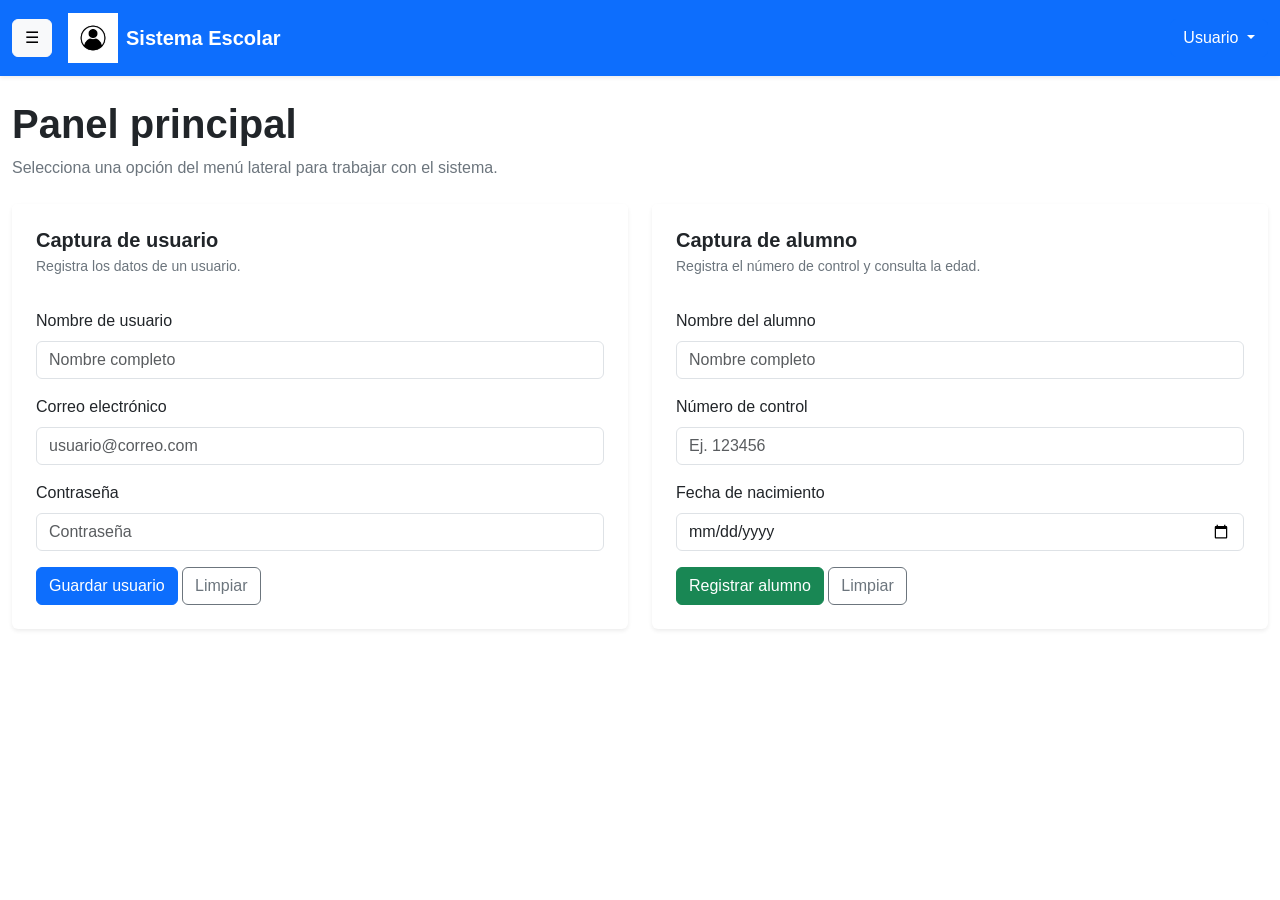
<file: index.html>
<!DOCTYPE html>
<html lang="es">
<head>
    <meta charset="UTF-8">
    <meta name="viewport" content="width=device-width, initial-scale=1.0">
    <title>Sistema Escolar | Inicio</title>
    <!-- Bootstrap -->
    <link href="https://cdn.jsdelivr.net/npm/bootstrap@5.3.3/dist/css/bootstrap.min.css" rel="stylesheet">
    <!-- CSS propio -->
    <link rel="stylesheet" href="css/login.css">
</head>
<body>

    <!-- =====================================================
         NAVBAR
         ===================================================== -->
    <nav class="navbar navbar-expand-lg navbar-dark bg-primary fixed-top shadow-sm">
        <div class="container-fluid">
            <!-- BOTÓN HAMBURGUESA -->
            <button class="btn btn-light me-3" id="btnSidebar" type="button" aria-label="Abrir o cerrar menú" aria-controls="sidebar" aria-expanded="true">
                ☰
            </button>

            <!-- LOGO + NOMBRE -->
            <a class="navbar-brand fw-bold d-flex align-items-center gap-2" href="#">
                <img src="img/img.jpg" alt="" width="50" height="50">
                
                Sistema Escolar
            </a>

            <!-- USUARIO -->
            <div class="ms-auto">
                <div class="dropdown">
                    <button class="btn btn-primary dropdown-toggle text-white" type="button" id="usuarioDropdown" data-bs-toggle="dropdown" aria-expanded="false">
                        <span id="navbarUsuario">Usuario</span>
                    </button>
                    <ul class="dropdown-menu dropdown-menu-end" aria-labelledby="usuarioDropdown">
                        <li>
                            <span class="dropdown-item-text small text-secondary">Sesión iniciada</span>
                        </li>
                        <li>
                            <hr class="dropdown-divider">
                        </li>
                        <li>
                            <button class="dropdown-item text-danger" id="btnCerrarSesion">
                                Salir del sistema
                            </button>
                        </li>
                    </ul>
                </div>
            </div>
        </div>
    </nav>

    <!-- =====================================================
         SIDEBAR
         ===================================================== -->
    <aside id="sidebar" class="sidebar">
        <div class="sidebar-header">
            <h5 class="mb-0">Menú principal</h5>
        </div>

        <div class="accordion accordion-flush" id="menuAccordion">
            <div class="accordion-item">
                <!-- USUARIOS -->
                <h2 class="accordion-header" id="headingUsuarios">
                    <button class="accordion-button collapsed" type="button" data-bs-toggle="collapse" data-bs-target="#menuUsuarios" aria-expanded="false" aria-controls="menuUsuarios">
                        👤 Usuarios
                    </button>
                </h2>
                <!-- SUBMENÚ -->
                <div id="menuUsuarios" class="accordion-collapse collapse" aria-labelledby="headingUsuarios">
                    <div class="accordion-body p-0">
                        <button class="sidebar-link active" id="btnCaptura" type="button">
                            📝 Captura
                        </button>
                    </div>
                </div>
            </div>
        </div>
    </aside>

   
    <main id="mainContent" class="main-content">
        <div class="container-fluid py-4">
            <!-- TÍTULO -->
            <section class="mb-4">
                <h1 class="fw-bold">Panel principal</h1>
                <p class="text-secondary mb-0">
                    Selecciona una opción del menú lateral para trabajar con el sistema.
                </p>
            </section>

           
            <section id="seccionCaptura">
                <div class="row g-4">
                    <!-- =================================================
                         FORMULARIO USUARIO
                         ================================================= -->
                    <div class="col-lg-6">
                        <div class="card border-0 shadow-sm h-100">
                            <div class="card-header bg-white border-0 pt-4 px-4">
                                <h2 class="h5 fw-bold mb-1">Captura de usuario</h2>
                                <p class="text-secondary small mb-0">Registra los datos de un usuario.</p>
                            </div>

                            <div class="card-body p-4">
                                <!-- ALERTA -->
                                <div id="usuarioAlert" class="alert d-none" role="alert"></div>

                                <form id="usuarioForm" novalidate>
                                    <!-- NOMBRE -->
                                    <div class="mb-3">
                                        <label for="nombreUsuario" class="form-label">Nombre de usuario</label>
                                        <input type="text" class="form-control" id="nombreUsuario" placeholder="Nombre completo" minlength="3" required>
                                        <div class="invalid-feedback">
                                            El nombre debe tener al menos 3 caracteres.
                                        </div>
                                    </div>

                                    <!-- CORREO -->
                                    <div class="mb-3">
                                        <label for="correoUsuario" class="form-label">Correo electrónico</label>
                                        <input type="email" class="form-control" id="correoUsuario" placeholder="usuario@correo.com" required>
                                        <div class="invalid-feedback">
                                            Ingresa un correo válido.
                                        </div>
                                    </div>

                                    <!-- PASSWORD -->
                                    <div class="mb-3">
                                        <label for="passwordUsuario" class="form-label">Contraseña</label>
                                        <input type="password" class="form-control" id="passwordUsuario" placeholder="Contraseña" required>
                                        <div class="invalid-feedback">
                                            La contraseña no cumple los requisitos.
                                        </div>
                                    </div>

                                    <!-- BOTONES -->
                                    <button type="submit" class="btn btn-primary">Guardar usuario</button>
                                    <button type="reset" class="btn btn-outline-secondary">Limpiar</button>
                                </form>
                            </div>
                        </div>
                    </div>

                    <!-- =================================================
                         FORMULARIO ALUMNO
                         ================================================= -->
                    <div class="col-lg-6">
                        <div class="card border-0 shadow-sm h-100">
                            <div class="card-header bg-white border-0 pt-4 px-4">
                                <h2 class="h5 fw-bold mb-1">Captura de alumno</h2>
                                <p class="text-secondary small mb-0">Registra el número de control y consulta la edad.</p>
                            </div>

                            <div class="card-body p-4">
                                <!-- ALERTA -->
                                <div id="alumnoAlert" class="alert d-none" role="alert"></div>

                                <form id="alumnoForm" novalidate>
                                    <!-- NOMBRE -->
                                    <div class="mb-3">
                                        <label for="nombreAlumno" class="form-label">Nombre del alumno</label>
                                        <input type="text" class="form-control" id="nombreAlumno" placeholder="Nombre completo" minlength="3" required>
                                        <div class="invalid-feedback">
                                            El nombre del alumno es obligatorio.
                                        </div>
                                    </div>

                                    <!-- NUMERO DE CONTROL -->
                                    <div class="mb-3">
                                        <label for="numeroControl" class="form-label">Número de control</label>
                                        <input type="text" class="form-control" id="numeroControl" placeholder="Ej. 123456" maxlength="6" inputmode="numeric" required>
                                        <div class="invalid-feedback">
                                            El número de control debe contener exactamente 6 dígitos.
                                        </div>
                                    </div>

                                    <!-- FECHA -->
                                    <div class="mb-3">
                                        <label for="fechaNacimiento" class="form-label">Fecha de nacimiento</label>
                                        <input type="date" class="form-control" id="fechaNacimiento" required>
                                        <div class="invalid-feedback">
                                            Selecciona una fecha de nacimiento.
                                        </div>
                                    </div>

                                    <!-- BOTONES -->
                                    <button type="submit" class="btn btn-success">Registrar alumno</button>
                                    <button type="reset" class="btn btn-outline-secondary">Limpiar</button>
                                </form>
                            </div>
                        </div>
                    </div>
                </div>
            </section>
        </div>
    </main>

    <!-- =====================================================
         MODAL DE EDAD
         ===================================================== -->
    <div class="modal fade" id="edadModal" tabindex="-1" aria-labelledby="edadModalLabel" aria-hidden="true">
        <div class="modal-dialog modal-dialog-centered">
            <div class="modal-content border-0 shadow">
                <div class="modal-header bg-primary text-white">
                    <h2 class="modal-title fs-5" id="edadModalLabel">Resultado de edad</h2>
                    <button type="button" class="btn-close btn-close-white" data-bs-dismiss="modal" aria-label="Cerrar"></button>
                </div>

                <div class="modal-body text-center py-4">
                    <div id="edadIcono" class="fs-1 mb-3">🎓</div>
                    <h3 id="edadResultado" class="fw-bold h4"></h3>
                    <p id="edadDetalle" class="text-secondary mb-0"></p>
                </div>

                <div class="modal-footer">
                    <button type="button" class="btn btn-primary" data-bs-dismiss="modal">Aceptar</button>
                </div>
            </div>
        </div>
    </div>

    <!-- =====================================================
         SCRIPTS
         ===================================================== -->
    <script src="https://cdn.jsdelivr.net/npm/bootstrap@5.3.3/dist/js/bootstrap.bundle.min.js"></script>
    <script src="js/utileria.js"></script>
    <script src="js/login.js"></script>

</body>
</html>
</file>
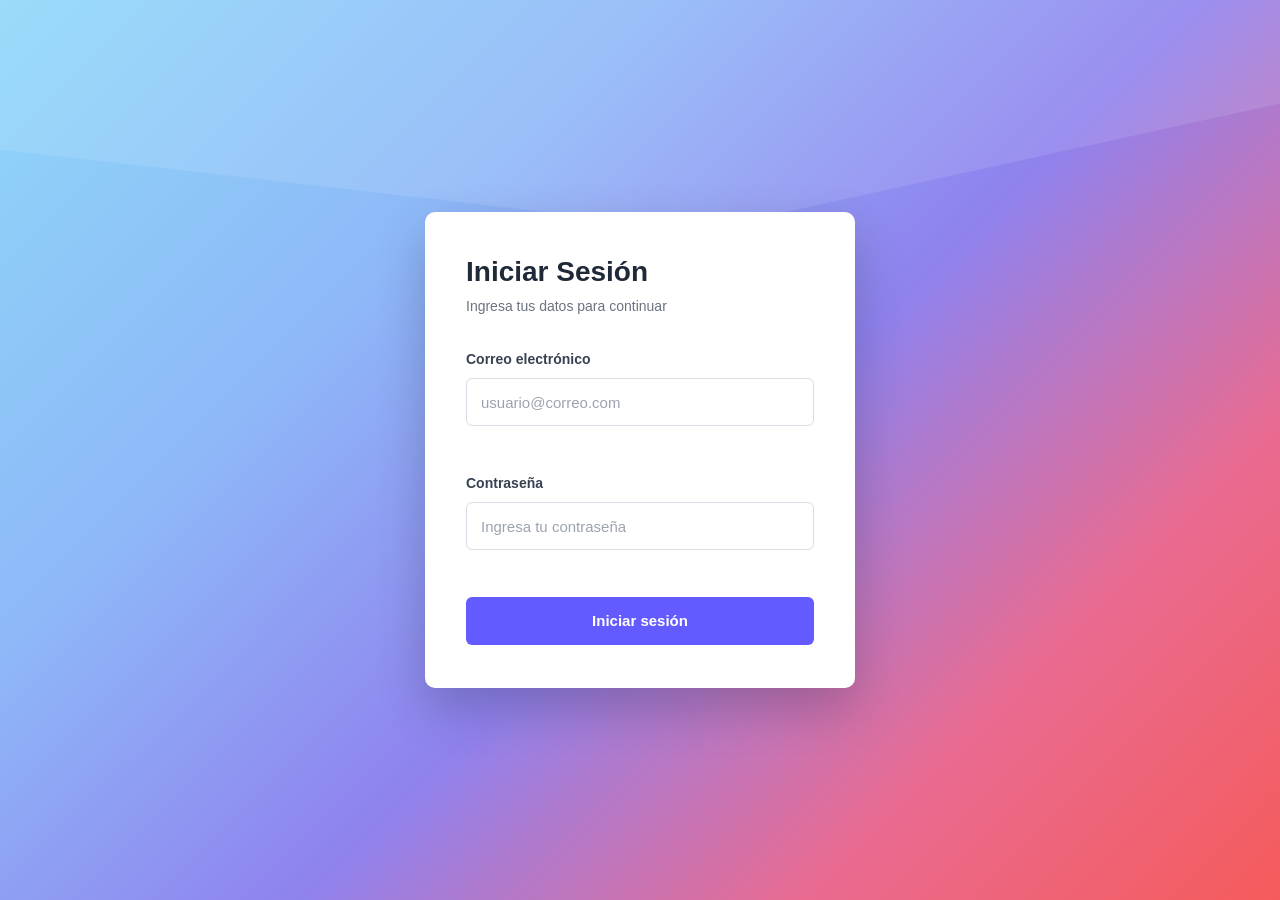
<file: login.html>
<!DOCTYPE html>
<html lang="es">

<head>
    <meta charset="UTF-8">
    <meta name="viewport" content="width=device-width, initial-scale=1.0">

    <title>Iniciar Sesión</title>

    <!-- Bootstrap -->
    <link
        href="https://cdn.jsdelivr.net/npm/bootstrap@5.3.3/dist/css/bootstrap.min.css"
        rel="stylesheet"
    >

    <!-- CSS propio -->
    <link rel="stylesheet" href="css/login.css">
</head>

<body>

    <!-- Fondo -->
    <div class="login-page">

        <!-- Tarjeta -->
        <div class="login-card">

            <!-- Encabezado -->
            <div class="login-header">

                <h1>Iniciar Sesión</h1>

                <p>
                    Ingresa tus datos para continuar
                </p>

            </div>


            <!-- Formulario -->
            <form id="formLogin" novalidate>

                <!-- Correo -->
                <div class="campo">

                    <label for="correo">
                        Correo electrónico
                    </label>

                    <input
                        type="email"
                        id="correo"
                        class="form-control"
                        placeholder="usuario@correo.com"
                        autocomplete="email"
                    >

                    <small
                        id="errorCorreo"
                        class="mensaje-error"
                    ></small>

                </div>


                <!-- Contraseña -->
                <div class="campo">

                    <label for="password">
                        Contraseña
                    </label>

                    <input
                        type="password"
                        id="password"
                        class="form-control"
                        placeholder="Ingresa tu contraseña"
                        autocomplete="current-password"
                    >

                    <small
                        id="errorPassword"
                        class="mensaje-error"
                    ></small>

                </div>


                <!-- Mensaje general -->
                <div
                    id="mensajeGeneral"
                    class="mensaje-general"
                ></div>


                <!-- Botón -->
                <button
                    type="submit"
                    class="btn boton-ingresar"
                >
                    Iniciar sesión
                </button>

            </form>

        </div>

    </div>


    <!-- JavaScript -->
    <script src="js/utileria.js"></script>
    <script src="js/login.js"></script>

</body>
</html>
</file>
<file: css/login.css>
* {
    box-sizing: border-box;
}

body {
    margin: 0;
    font-family: Arial, Helvetica, sans-serif;
}


/*FONDO DE LA PÁGINA*/

.login-page {
    min-height: 100vh;

    display: flex;
    justify-content: center;
    align-items: center;

    padding: 30px;

    /*
       Fondo degradado moderno
    */
    background:
        linear-gradient(
            135deg,
            #8ed8f8 0%,
            #8eb8f8 30%,
            #8f82ee 55%,
            #e96b91 78%,
            #f55b5b 100%
        );

    position: relative;
}


.login-page::before {
    content: "";

    position: absolute;

    top: 0;
    left: 0;

    width: 100%;
    height: 230px;

    background: rgba(255, 255, 255, 0.10);

    clip-path: polygon(
        0 0,
        100% 0,
        100% 45%,
        55% 100%,
        0 65%
    );
}


.login-card {
    position: relative;
    z-index: 2;

    width: 100%;
    max-width: 430px;

    background: #ffffff;

    padding: 42px 40px;

    border-radius: 10px;

    box-shadow:
        0 20px 50px rgba(0, 0, 0, 0.20);

    border: 1px solid rgba(255, 255, 255, 0.7);
}


.login-header {
    text-align: left;

    margin-bottom: 32px;
}


.login-header h1 {
    margin: 0 0 8px 0;

    color: #1f2937;

    font-size: 28px;

    font-weight: 600;
}


.login-header p {
    margin: 0;

    color: #6b7280;

    font-size: 14px;
}


.campo {
    margin-bottom: 22px;
}


.campo label {
    display: block;

    margin-bottom: 8px;

    color: #374151;

    font-size: 14px;

    font-weight: 600;
}


.campo input {
    width: 100%;

    height: 48px;

    padding: 0 14px;

    border: 1px solid #d9dde5;

    border-radius: 6px;

    background-color: #ffffff;

    color: #1f2937;

    font-size: 15px;

    outline: none;

    transition:
        border-color 0.2s ease,
        box-shadow 0.2s ease;
}


/*
   Cuando haces clic en el input
*/

.campo input:focus {
    border-color: #635bff;

    box-shadow:
        0 0 0 3px rgba(99, 91, 255, 0.12);
}


/*
   Placeholder
*/

.campo input::placeholder {
    color: #9ca3af;
}


/*INPUT CON ERROR*/

.campo input.input-error {
    border-color: #dc3545;

    box-shadow:
        0 0 0 2px rgba(220, 53, 69, 0.08);
}


/*MENSAJES DE ERROR*/

.mensaje-error {
    display: block;

    min-height: 19px;

    margin-top: 6px;

    color: #dc3545;

    font-size: 13px;
}


/*MENSAJE GENERAL*/

.mensaje-general {
    color: #dc3545;

    font-size: 14px;

    margin-bottom: 12px;
}


/*BOTÓN*/

.boton-ingresar {
    width: 100%;

    height: 48px;

    border: none;

    border-radius: 6px;

    background: #635bff;

    color: white;

    font-size: 15px;

    font-weight: 600;

    cursor: pointer;

    transition:
        background-color 0.2s ease,
        transform 0.1s ease,
        box-shadow 0.2s ease;
}


/*
   Cuando pasas el mouse
*/

.boton-ingresar:hover {
    background: #5148e5;

    box-shadow:
        0 5px 15px rgba(99, 91, 255, 0.30);
}


/*
   Cuando presionas
*/

.boton-ingresar:active {
    transform: translateY(1px);
}
</file>
